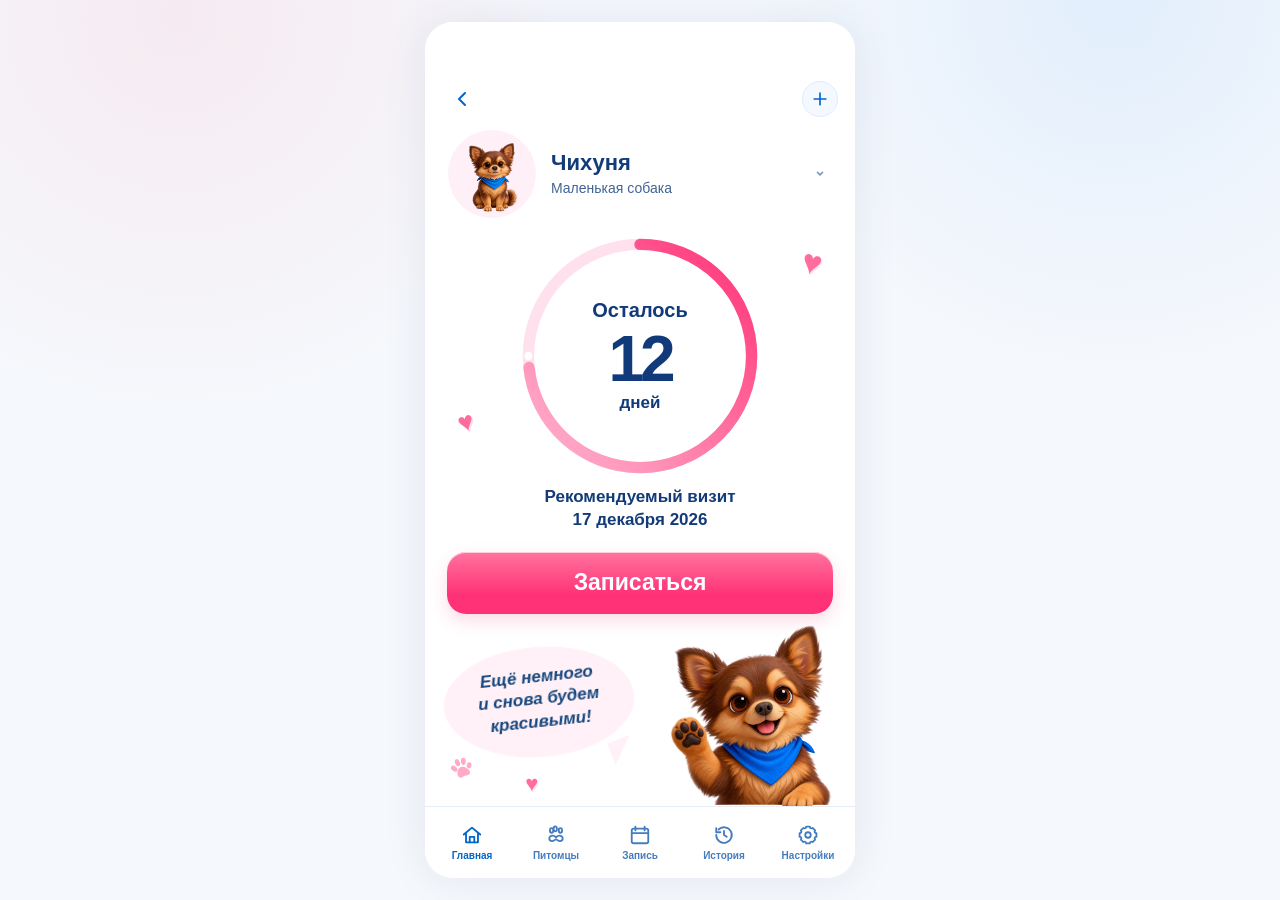
<file: index.html>
<!doctype html>
<html lang="ru">
  <head>
    <meta charset="UTF-8" />
    <meta name="viewport" content="width=device-width, initial-scale=1.0, viewport-fit=cover" />
    <meta name="theme-color" content="#fff7fa" />
    <meta name="robots" content="noindex, nofollow" />
    <meta name="referrer" content="no-referrer" />
    <title>Дневник питомца - тест интерфейса</title>
    <script type="module" crossorigin src="./assets/main-5wi-J22L.js"></script>
    <link rel="stylesheet" crossorigin href="./assets/main-C_vuSOcO.css">
  </head>
  <body>
    <div id="root"></div>
  </body>
</html>
</file>
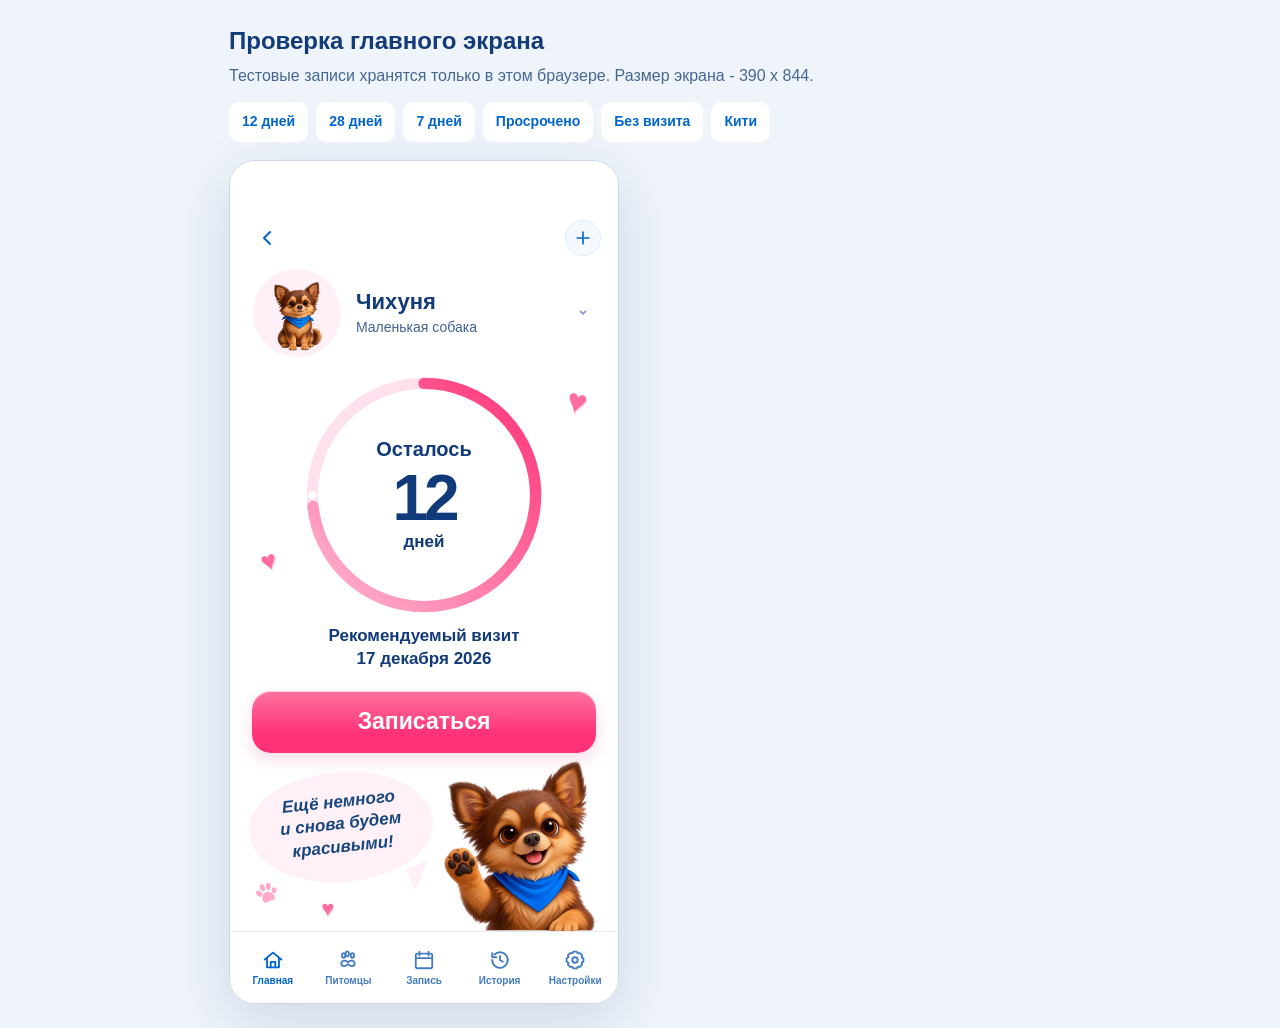
<file: review.html>
<!doctype html>
<html lang="ru"><head><meta charset="UTF-8"><meta name="robots" content="noindex, nofollow"><meta name="viewport" content="width=device-width,initial-scale=1"><title>Дневник питомца - визуальная проверка</title>
<style>
  *{box-sizing:border-box}body{margin:0;background:#eff4fb;color:#123b78;font:16px/1.4 Arial,sans-serif}
  main{max-width:870px;padding:24px;margin:0 auto}h1{font-size:24px;margin:0 0 7px}p{margin:0 0 15px;color:#456792}
  nav{display:flex;gap:8px;flex-wrap:wrap;margin:0 0 18px}a{display:inline-flex;padding:10px 13px;border-radius:10px;background:white;color:#0066cc;text-decoration:none;font-size:14px;font-weight:700}
  a:focus-visible{outline:3px solid #0066cc}iframe{display:block;width:390px;height:844px;max-width:100%;border:1px solid #cad6e7;border-radius:26px;background:white;box-shadow:0 18px 60px #18346123}
</style></head><body><main><h1>Проверка главного экрана</h1><p>Тестовые записи хранятся только в этом браузере. Размер экрана - 390 x 844.</p><nav aria-label="Тестовые состояния"><a href="./?v=6&amp;case=reference" target="phone">12 дней</a><a href="./?v=6&amp;case=ok" target="phone">28 дней</a><a href="./?v=6&amp;case=soon" target="phone">7 дней</a><a href="./?v=6&amp;case=late" target="phone">Просрочено</a><a href="./?v=6&amp;case=empty" target="phone">Без визита</a><a href="./?v=6&amp;case=reference&amp;pet=cat" target="phone">Кити</a></nav><iframe name="phone" title="Реальный экран приложения" src="./?v=6&amp;case=reference"></iframe></main></body></html>
</file>
<file: assets/main-C_vuSOcO.css>
.homeRedesign{--ring-light: #ffb7d2;--ring-color: #ff3175;background:#fff;color:#123b78;padding-bottom:72px}.homeTone_ok{--ring-light: #adebd1;--ring-color: #19c36b}.homeTone_soon{--ring-light: #ffe3a7;--ring-color: #f5a600}.homeTone_late{--ring-light: #ffbed2;--ring-color: #ff3371}.diaryHeader{height:96px;padding:max(56px,env(safe-area-inset-top)) 17px 0;display:grid;grid-template-columns:40px 1fr 40px;align-items:center;background:#fff}.diaryBack{width:40px;height:42px;padding:0;display:grid;place-items:center;background:none;border:0;color:#06c;cursor:pointer}.diaryHeading{text-align:center;font-size:14px;font-weight:750;letter-spacing:-.02em}.diaryMain{display:flex;flex-direction:column;min-height:calc(100dvh - 168px);padding:0 17px}.diaryPet{width:100%;min-height:111px;padding:2px 8px 2px 6px;display:flex;align-items:center;gap:15px;text-align:left;background:transparent;color:#123b78;border:0;cursor:pointer}.diaryPet .mascotAvatar_lg{width:88px;height:88px;background:#ffeff6;box-shadow:none}.diaryPet .mascotAvatar_lg img{width:90%;height:90%;object-fit:contain;transform:translateY(5%)}.diaryPet .mascotAvatar_photo img{width:100%;height:100%;object-fit:cover;transform:none}.diaryPetCopy{display:flex;flex:1;flex-direction:column;gap:5px}.diaryPetCopy strong{font-size:22px;line-height:1.12;font-weight:800}.diaryPetCopy span{font-size:14px;color:#416394;font-weight:500}.diaryPet>svg{color:#7b9bc7}.diaryStatus{position:relative;text-align:center}.diaryStatusLabel{margin:0 auto 2px;display:flex;justify-content:center;align-items:center;gap:6px;height:28px;font-size:14px;font-weight:750}.homeTone_ok .diaryStatusLabel{color:#147a43}.homeTone_soon .diaryStatusLabel{color:#a35800}.homeTone_late .diaryStatusLabel{color:#e1305c}.diaryRing{position:relative;width:min(65vw,248px);height:min(65vw,248px);margin:3px auto 0}.homeTone_ok .diaryRing,.homeTone_soon .diaryRing,.homeTone_late .diaryRing{width:min(55vw,210px);height:min(55vw,210px)}.diaryRingSvg{display:block;width:100%;height:100%;transform:rotate(-90deg);overflow:visible}.ringTrack,.ringProgress{fill:none;stroke-width:11px}.ringTrack{stroke:#ffe1ed}.homeTone_ok .ringTrack{stroke:#d9f6e6}.homeTone_soon .ringTrack{stroke:#fff1d8}.ringProgress{stroke:url(#ringGradient);stroke-linecap:round;transition:stroke-dasharray .3s ease}.diaryRingCopy{position:absolute;top:25px;right:25px;bottom:25px;left:25px;display:flex;flex-direction:column;justify-content:center;align-items:center;color:#103a79}.diaryRingCopy span:first-child{font-size:20px;line-height:1.18;font-weight:750}.homeTone_late .diaryRingCopy span:first-child{font-size:15px;white-space:nowrap}.diaryRingCopy strong{font-size:64px;line-height:1.05;letter-spacing:-.065em;font-weight:850;margin-top:4px}.diaryRingCopy strong.ringToday{font-size:29px;letter-spacing:-.03em}.diaryRingCopy span:last-child{font-size:17px;font-weight:700}.diaryRecommendation{display:flex;flex-direction:column;align-items:center;margin-top:6px;line-height:1.34}.diaryRecommendation span{font-size:17px;font-weight:600}.diaryRecommendation strong{font-size:17px;font-weight:800}.diaryHeart{position:absolute;display:block;color:#ff6c9e;font-size:27px;line-height:1;pointer-events:none;text-shadow:1px 2px 0 #ffe0ec}.diaryHeartTop{right:4%;top:16px;transform:rotate(14deg);font-size:34px}.diaryHeartLeft{left:4%;top:180px;transform:rotate(-17deg);font-size:27px}.diaryActions{margin:20px 5px 0;display:grid;gap:8px}.diaryBook{width:100%;height:62px;border:0;border-radius:19px;background:linear-gradient(180deg,#ff739e,#ff3177 70%);box-shadow:0 7px 17px #ed326f2b,inset 0 1px #ffffffa6;color:#fff;font-size:23px;font-weight:760;cursor:pointer}.diaryAddVisit{display:grid;place-items:center;width:36px;height:36px;justify-self:end;padding:0;border:1px solid #dfecfb;border-radius:50%;background:#f3f9ff;color:#06c;cursor:pointer}.diaryScene{position:absolute;left:17px;bottom:72px;height:184px;width:calc(100% - 34px);overflow:visible}.diarySpeech{position:absolute;top:25px;left:2px;z-index:1;width:min(52%,190px);min-height:110px;display:flex;justify-content:center;align-items:center;padding:12px 16px 17px;border-radius:47% 51% 47% 52%;background:#fff1f7;color:#17477e;text-align:center;font-size:17px;line-height:1.3;font-weight:650;font-style:italic;transform:rotate(-6deg)}.diarySpeech:after{content:"";position:absolute;right:5px;bottom:-13px;border-left:24px solid #fff1f7;border-bottom:23px solid transparent;transform:rotate(-16deg)}.diaryMascot{position:absolute;z-index:2;width:min(52%,195px);height:auto;right:-14px;bottom:-10px;object-fit:contain;pointer-events:none}.diaryMascot_cat{bottom:-16px}.homeTone_empty .diarySpeech{font-size:14px;padding:15px 21px 18px;min-height:116px}.sceneHeart{left:21%;bottom:11px;font-size:22px}.scenePaw{position:absolute;left:8px;bottom:22px;width:24px;color:#ffabc7;transform:rotate(-24deg)}.scenePaw svg{width:100%;height:auto}.diaryLastVisit{display:none}.homeRedesign .bottomNav{height:72px;min-height:72px;box-shadow:none;border-top-color:#e7edf6;background:#fff}.homeRedesign .bottomNav button{color:#447cbf;border-radius:0;gap:4px}.homeRedesign .bottomNav button.active{background:transparent;color:#06c}.homeRedesign .bottomNav button>span:last-child{font-size:10px;font-weight:670}.homeRedesign .bottomNav .navBookIcon{width:auto;height:auto;border-radius:0;background:transparent;box-shadow:none;color:#447cbf}.homeRedesign button:focus-visible{outline:3px solid #0066cc;outline-offset:2px}@media (max-width: 360px){.diaryRing{width:210px;height:210px}.homeTone_ok .diaryRing,.homeTone_soon .diaryRing,.homeTone_late .diaryRing{width:190px;height:190px}.diaryMain{padding:0 13px}.diaryScene{left:13px;width:calc(100% - 26px);height:172px}.diarySpeech{font-size:14px}}@media (max-height: 700px){.diaryRing{width:min(56vw,205px);height:min(56vw,205px)}.homeTone_ok .diaryRing,.homeTone_soon .diaryRing,.homeTone_late .diaryRing{width:min(48vw,180px);height:min(48vw,180px)}.diaryPet{min-height:78px}.diaryActions{margin-top:12px}.diaryScene{height:160px}.diarySpeech{top:15px;font-size:14px}.diaryMascot{width:min(48%,174px)}}@media (min-width: 700px){.homeRedesign{height:min(844px,calc(100dvh - 44px));min-height:700px;overflow:hidden}.homeRedesign .diaryMain{min-height:calc(100% - 168px)}.homeRedesign .diaryScene{position:fixed;left:50%;bottom:94px;width:396px;transform:translate(-50%)}}:root{font-family:Montserrat,Inter,-apple-system,BlinkMacSystemFont,Segoe UI,Arial,sans-serif;color:#143d7a;background:#f4f7fb;font-synthesis:none;--pink: #ff4f7e;--pink-dark: #d65279;--pink-soft: #fff0f5;--coral: #fe7878;--blue: #087cff;--blue-dark: #0066cc;--blue-soft: #edf7ff;--navy: #123d7c;--text: #27486f;--muted: #7589a4;--line: #e2eaf4;--shadow: 0 10px 28px rgba(28, 66, 113, .09)}*{box-sizing:border-box}html{background:#f4f7fb}body{margin:0;min-width:320px;min-height:100vh;background:radial-gradient(circle at 14% 2%,rgba(255,94,132,.09),transparent 28%),radial-gradient(circle at 87% 0,rgba(0,127,255,.08),transparent 26%),#f5f8fc}button,input,textarea{font:inherit}button{-webkit-tap-highlight-color:transparent}.app{width:min(100%,430px);min-height:100vh;min-height:100dvh;margin:0 auto;position:relative;overflow-x:hidden;background:#fff;box-shadow:0 0 44px #1f406a17}.appWithNav{padding-bottom:77px}.centered{display:grid;place-items:center}.spinner{width:42px;height:42px;border:4px solid #e9eff7;border-top-color:var(--pink);border-radius:50%;animation:spin .7s linear infinite}@keyframes spin{to{transform:rotate(360deg)}}.content{padding:16px 17px 28px}.shellContent{padding-bottom:36px}.topbar,.homeTopbar{min-height:62px;display:grid;grid-template-columns:48px 1fr 48px;align-items:center;padding:max(7px,env(safe-area-inset-top)) 14px 7px;position:sticky;top:0;z-index:20;color:var(--navy);background:#fffffff5;border-bottom:1px solid rgba(226,234,244,.82);backdrop-filter:blur(14px);-webkit-backdrop-filter:blur(14px)}.topbar>b,.storyHomeTitle{text-align:center;font-size:17px;font-weight:850;letter-spacing:-.25px}.topSpacer{width:48px;height:48px}.backButton,.roundIconButton{width:44px;height:44px;padding:0;display:grid;place-items:center;border:0;border-radius:16px;color:var(--navy);background:#f4f8fc;cursor:pointer}.roundIconButton{justify-self:end}.backButton:active,.roundIconButton:active{transform:scale(.96);background:#edf3f9}.homeBrandMark{width:42px;height:42px;display:grid;place-items:center;border-radius:15px;color:var(--pink);background:var(--pink-soft);font-size:24px;line-height:1}.primary{width:100%;min-height:52px;padding:0 18px;border:0;border-radius:17px;font-weight:850;font-size:15px;cursor:pointer;transition:transform .15s ease,filter .15s ease}.primary:active{transform:scale(.985);filter:brightness(.98)}.primary:disabled{opacity:.45;cursor:default}.primaryLarge{min-height:58px;font-size:18px}.pink{color:#fff;background:linear-gradient(115deg,#ff4f7e,#fe7878 55%,#d65279);box-shadow:0 10px 24px #d652793d}.blue{color:#fff;background:linear-gradient(115deg,#06c,#118aff);box-shadow:0 10px 24px #06c3}.outline{color:#0878e7;background:#fff;border:1.5px solid #77baff;box-shadow:0 7px 18px #0066cc0f}.actionWithIcon{display:flex;align-items:center;justify-content:center;gap:8px}.stickyAction{margin-top:19px}.mascotAvatar{position:relative;flex:0 0 auto;display:grid;place-items:center;overflow:hidden;border-radius:50%;isolation:isolate;background:linear-gradient(145deg,#fff0f5,#fff 49%,#eaf6ff);box-shadow:inset 0 0 0 1px #dce7f2,0 6px 17px #203d6817}.mascotAvatarGlow{position:absolute;top:0;right:0;bottom:0;left:0;z-index:0}.mascotAvatar img{position:relative;z-index:1;width:86%;height:86%;display:block;object-fit:contain;object-position:center center}.mascotAvatar_md{width:68px;height:68px}.mascotAvatar_lg{width:72px;height:72px}.mascotAvatar_xl{width:116px;height:116px}.mascotAvatar_xl img{width:84%;height:84%}.doodle{position:absolute;pointer-events:none;-webkit-user-select:none;user-select:none}.doodle_heart{color:#ef7c9a;font-size:18px}.doodle_paw{width:12px;height:12px;color:transparent;border-radius:50%;background:#77b8f1;box-shadow:-8px -5px 0 -2px #77b8f1,0 -9px 0 -2px #77b8f1,8px -5px 0 -2px #77b8f1}.welcome{padding:max(16px,env(safe-area-inset-top)) 21px 22px;display:flex;flex-direction:column;align-items:center;text-align:center;isolation:isolate;background:radial-gradient(circle at 4% 11%,rgba(254,120,120,.14),transparent 24%),radial-gradient(circle at 97% 15%,rgba(0,127,255,.12),transparent 25%),linear-gradient(180deg,#fff,#fff 70%,#fff8fb)}.welcomeGlow{position:absolute;z-index:-1;border-radius:50%;pointer-events:none}.welcomeGlowPink{width:220px;height:220px;left:-120px;top:-80px;background:radial-gradient(circle,rgba(254,120,120,.14),transparent 70%)}.welcomeGlowBlue{width:230px;height:230px;right:-130px;top:-85px;background:radial-gradient(circle,rgba(0,127,255,.12),transparent 70%)}.welcomeBrand{width:100%;display:grid;grid-template-columns:34px 1fr 34px;align-items:center;text-align:left}.welcomeBrand .scissors{color:var(--pink);font-size:30px;line-height:1}.welcomeBrand strong{display:block;color:var(--navy);font-size:17px;font-weight:900}.welcomeBrand small{display:block;margin-top:1px;color:var(--muted);font-size:11px}.tinyPaw{width:34px;height:34px;display:grid;place-items:center;border-radius:12px;color:var(--pink);background:var(--pink-soft)}.welcomeCopy{margin-top:14px}.eyebrow{margin:0 0 8px;color:var(--pink);font-size:11px;font-weight:850;letter-spacing:.65px;text-transform:uppercase}h1{margin:0;color:var(--navy);font-size:clamp(42px,11vw,50px);line-height:.94;letter-spacing:-2px}.welcomeText{max-width:335px;margin:13px auto 3px;color:#60738c;font-size:13.5px;line-height:1.45}.welcomeHero{width:100%;height:210px;position:relative}.welcomeHero:after{content:"";position:absolute;left:50%;bottom:9px;width:280px;height:60px;transform:translate(-50%);border-radius:50%;background:radial-gradient(ellipse,rgba(20,58,105,.1),transparent 68%)}.petArt{position:absolute;bottom:3px;z-index:1;display:flex;align-items:flex-end}.petArt img{width:100%;height:100%;display:block;object-fit:contain;filter:drop-shadow(0 10px 12px rgba(43,60,87,.08))}.petArtDog{left:29px;width:160px;height:200px}.petArtCat{right:20px;width:164px;height:200px}.heroHeart,.heroPaw,.heroSpark{position:absolute;z-index:3}.heroHeart{color:#ef6e91;font-size:17px;opacity:.82}.heroHeartOne{left:17px;top:48px;transform:rotate(-13deg)}.heroHeartTwo{right:14px;top:27px;transform:rotate(12deg)}.heroPaw{color:#f29ab1;opacity:.65}.heroPawOne{left:3px;bottom:58px;transform:rotate(-12deg)}.heroPawTwo{right:0;bottom:80px;color:#74b8f7;transform:rotate(14deg)}.heroSpark{color:#1788f2;font-size:17px;opacity:.72}.heroSparkOne{left:12px;top:88px;transform:rotate(-12deg)}.heroSparkTwo{right:12px;top:72px;color:#ef7998;transform:rotate(13deg)}.benefitRow{width:100%;margin:0 0 12px;display:flex;justify-content:center;gap:6px}.benefitRow span{min-width:92px;padding:8px 9px;display:inline-flex;align-items:center;justify-content:center;gap:5px;color:#45617f;border:1px solid #f2dce4;border-radius:999px;background:#fff;font-size:11px;font-weight:750}.benefitRow svg{color:var(--pink)}.welcomeQuote{width:100%;min-height:46px;margin-top:10px;padding:9px 12px;display:flex;flex-wrap:wrap;align-items:center;justify-content:center;gap:7px;color:#a24e69;border:1px solid #ffe0e8;border-radius:17px;background:linear-gradient(135deg,#fff2f6,#f7fbff);font-size:10.5px}.welcomeQuote b{color:var(--navy)}.welcomeQuote span:after{content:" ♥";color:var(--pink)}.welcomeQuote span:last-child:after{content:""}.welcomeFooter{margin-top:10px;color:#8796aa;font-size:11px}.welcomeFooter span{color:var(--pink)}.storyHome{background:linear-gradient(180deg,#fff,#fff 78%,#fff9fb)}.storyHomeContent{padding:10px 15px 14px}.petSwitcher{width:100%;min-height:78px;padding:4px 10px 4px 4px;display:grid;grid-template-columns:76px 1fr 34px;align-items:center;gap:7px;position:relative;overflow:hidden;border:1px solid #edf0f5;border-radius:22px;color:var(--text);text-align:left;background:linear-gradient(135deg,#fff8fb,#fff 56%,#f4faff);cursor:pointer}.petSwitcher:before{content:"♥";position:absolute;left:71px;top:9px;color:#f3a3b8;font-size:9px}.petSwitcherText strong,.petSwitcherText span{display:block}.petSwitcherText strong{color:var(--navy);font-size:17px;font-weight:900}.petSwitcherText span{margin-top:3px;color:var(--muted);font-size:11px}.switcherChevron{color:#7c91aa}.dateCards{margin-top:8px;display:grid;grid-template-columns:1fr 1fr;gap:8px}.dateCard{min-height:68px;padding:9px 10px;position:relative;overflow:hidden;border-radius:17px}.dateCardBlue{color:#0b69c8;border:1px solid #d9ebfc;background:#f0f8ff}.dateCardPink{color:#d64a72;border:1px solid #ffe0e8;background:#fff2f6}.dateIcon{width:25px;height:25px;margin-bottom:2px;display:grid;place-items:center;border-radius:8px;background:#ffffffd1}.dateCard small,.dateCard strong{display:block;position:relative;z-index:1}.dateCard small{font-size:9.5px}.dateCard strong{margin-top:2px;color:var(--navy);font-size:11.5px}.dateCard:after{content:"";width:52px;height:52px;position:absolute;right:-24px;bottom:-28px;border-radius:50%;opacity:.6}.dateCardBlue:after{background:#c8e6ff}.dateCardPink:after{background:#ffd2df}.statusCard{margin-top:8px;padding:9px 14px 11px;position:relative;overflow:hidden;text-align:center;border-radius:25px;border:1px solid #f1e5e9;background:linear-gradient(180deg,#fff,#fff7fa)}.statusCard.soon{border-color:#f3dda1;background:linear-gradient(180deg,#fffdfa,#fff8e5)}.statusCard.late{border-color:#ffd6e1;background:linear-gradient(180deg,#fff,#fff0f5)}.statusBanner{width:max-content;margin:0 auto 2px;padding:5px 10px;display:flex;align-items:center;justify-content:center;gap:5px;color:#f28216;border-radius:999px;background:#fff4d8;font-size:11px}.statusCard.late .statusBanner{color:#e33c69;background:#ffe7ee}.statusTitle{margin:1px 0 2px;color:#536b87;font-size:11px;font-weight:750}.countdownWrap{display:grid;place-items:center}.countdown{width:144px;height:144px;padding:11px;display:grid;place-items:center;position:relative;border-radius:50%;background:conic-gradient(#f64f7d 0,#f64f7d 72%,#ffd8e4 72%,#ffd8e4);box-shadow:0 10px 23px #da4b7424}.countdown:before{content:"";position:absolute;width:7px;height:7px;right:8px;top:70px;border:3px solid #fff;border-radius:50%;background:#ff7d9e}.countdown:after{content:"";position:absolute;top:11px;right:11px;bottom:11px;left:11px;border-radius:50%;background:#fff;box-shadow:inset 0 0 0 1px #ffe4eb}.countdown.soon{background:conic-gradient(#ff9e28 0,#ff9e28 84%,#ffe8b9 84%,#ffe8b9)}.countdown.late{background:conic-gradient(#f13968 0,#f13968 94%,#ffd1dd 94%,#ffd1dd)}.countdown.empty{background:conic-gradient(#54a9ff 0,#54a9ff 20%,#dceeff 20%,#dceeff)}.countdownInner{position:relative;z-index:2}.countdown strong{display:block;color:var(--navy);font-size:43px;line-height:.9;letter-spacing:-2px}.countdown small{display:block;max-width:96px;margin-top:7px;color:#536b87;font-size:10px;font-weight:750;line-height:1.2}.statusHint{max-width:280px;margin:5px auto 0;color:#687d96;font-size:10px;line-height:1.35}.statusHeartA{left:23px;top:72px;opacity:.45;transform:rotate(-13deg)}.statusPawA{right:25px;bottom:44px;opacity:.34;transform:rotate(12deg)}.homeActions{margin-top:8px;display:grid;gap:7px}.homeActions .primary{min-height:48px}.bookingMicrocopy{margin-top:4px;color:#99a7b7;font-size:8.8px;text-align:center}.homeMascotScene{min-height:99px;margin-top:5px;padding:17px 125px 12px 16px;position:relative;overflow:hidden;border-radius:22px;background:linear-gradient(135deg,#fff0f5,#fff 55%,#eef8ff)}.homeMascotScene img{width:119px;height:132px;position:absolute;right:3px;bottom:-31px;object-fit:contain;object-position:bottom center;filter:drop-shadow(0 7px 9px rgba(36,59,90,.1))}.homeMascotPhrase{position:relative;z-index:2;transform:rotate(-2deg)}.homeMascotPhrase strong,.homeMascotPhrase span{display:block}.homeMascotPhrase strong{color:#dc4770;font-size:13px;line-height:1.22}.homeMascotPhrase span{margin-top:5px;color:#6e8198;font-size:9.5px;line-height:1.35}.storyFooterHeart{position:absolute;left:13px;top:8px;color:#ef7898;opacity:.5}.storyFooterPaw{position:absolute;right:105px;bottom:10px;color:#5eacf1;opacity:.38;transform:rotate(-12deg)}.bottomNav{width:min(100%,430px);min-height:72px;padding:5px 5px max(6px,env(safe-area-inset-bottom));display:grid;grid-template-columns:repeat(5,1fr);position:fixed;left:50%;bottom:0;z-index:30;transform:translate(-50%);border-top:1px solid rgba(224,232,242,.96);background:#fffffff7;box-shadow:0 -8px 24px #2640630d;backdrop-filter:blur(14px);-webkit-backdrop-filter:blur(14px)}.bottomNav button{min-width:0;padding:3px 1px;display:flex;flex-direction:column;align-items:center;justify-content:center;gap:3px;border:0;border-radius:13px;color:#8b9bad;background:transparent;cursor:pointer}.bottomNav button>span:last-child{font-size:8.5px;font-weight:750}.bottomNav button.active{color:var(--blue);background:#f1f8ff}.bottomNav .navBook{color:var(--blue)}.navBookIcon{width:38px;height:32px;display:grid;place-items:center;border-radius:12px;color:#fff;background:linear-gradient(135deg,#148cff,#06c);box-shadow:0 6px 13px #0066cc30}.profilePreview{padding:5px 0 2px;position:relative;display:flex;flex-direction:column;align-items:center}.profilePreview p{margin:7px 0 0;color:var(--muted);font-size:12px}.profilePreview:before{content:"♥";position:absolute;left:60px;top:34px;color:#f2a1b7}.profilePreview:after{content:"✦";position:absolute;right:62px;top:51px;color:#68b0f5}.miniPhrase{margin-top:8px;padding:7px 10px;display:inline-flex;align-items:center;gap:5px;color:#b84d6d;border:1px solid #ffe0e8;border-radius:999px;background:#fff3f7;font-size:10px;font-weight:750}.field{display:block;margin:14px 0}.field>span{display:block;margin-bottom:7px;color:var(--navy);font-size:12px;font-weight:800}.field em{color:var(--muted);font-size:10px;font-style:normal;font-weight:500}.field input,.field textarea{width:100%;border:1.5px solid #dce6f1;border-radius:15px;outline:0;color:var(--text);background:#fff}.field input{height:49px;padding:0 14px}.field textarea{min-height:106px;padding:12px 14px;resize:vertical;line-height:1.45}.field input:focus,.field textarea:focus{border-color:#6bb2f5;box-shadow:0 0 0 3px #edf7ff}.formSection{margin-top:18px}.sectionHeading{display:flex;align-items:baseline;justify-content:space-between;gap:10px}.sectionHeading h3{margin:0;color:var(--navy);font-size:14px}.sectionHeading span{color:var(--muted);font-size:9.5px}.optionList{margin-top:9px;overflow:hidden;border:1px solid #e3eaf2;border-radius:17px}.option{width:100%;min-height:47px;padding:0 12px;display:grid;grid-template-columns:30px 1fr 27px;align-items:center;border:0;border-bottom:1px solid #edf1f6;color:var(--text);text-align:left;background:#fff;cursor:pointer}.option:last-child{border-bottom:0}.option.selected{color:var(--navy);background:#f1f8ff}.typeEmoji{font-size:18px}.optionText{font-size:12px;font-weight:700}.choiceMark{width:23px;height:23px;display:grid;place-items:center;border:1.5px solid #d6e1ed;border-radius:50%;color:#fff}.option.selected .choiceMark{border-color:var(--blue);background:var(--blue)}.chips{margin-top:9px;display:grid;grid-template-columns:repeat(2,1fr);gap:7px}.chip{min-height:42px;border:1px solid #dfe7f1;border-radius:14px;color:#61758f;background:#fff;font-size:11px;font-weight:750;cursor:pointer}.chip.active{color:#fff;border-color:var(--blue);background:linear-gradient(135deg,#0d88ff,#06c)}.compactField{margin-top:10px}.visitIntro,.historyHeaderCard{min-height:84px;padding:8px 11px 8px 7px;display:grid;grid-template-columns:72px 1fr 28px;align-items:center;gap:9px;position:relative;border:1px solid #e1ebf5;border-radius:21px;background:linear-gradient(135deg,#fff4f8,#f4faff)}.visitIntro{grid-template-columns:72px 1fr}.visitIntro strong,.visitIntro span,.historyHeaderCard strong,.historyHeaderCard span{display:block}.visitIntro strong,.historyHeaderCard strong{color:var(--navy);font-size:14px}.visitIntro span,.historyHeaderCard span{margin-top:4px;color:var(--muted);font-size:10px;line-height:1.35}.visitIntroHeart{right:11px;top:8px;opacity:.45}.fieldWithIcon .inputIconWrap{height:50px;padding:0 10px;display:grid;grid-template-columns:28px 1fr;align-items:center;border:1.5px solid #dce6f1;border-radius:15px;color:var(--blue)}.fieldWithIcon input{height:46px;padding:0 5px;border:0;box-shadow:none}.speech{width:max-content;max-width:100%;margin:12px auto 0;padding:8px 12px;display:flex;align-items:center;gap:6px;color:#79516a;border:1px solid #ffe0e8;border-radius:999px;background:#fff3f7;font-size:10px}.mascotMessage{min-height:126px;margin-top:15px;padding:18px 112px 17px 16px;display:flex;align-items:center;position:relative;overflow:hidden;border:1px solid #e8edf4;border-radius:23px;box-shadow:0 8px 22px #223a600d}.mascotMessage_pink{border-color:#ffe0e8;background:linear-gradient(135deg,#fff3f7,#fffafd 72%)}.mascotMessage_blue{border-color:#dceeff;background:linear-gradient(135deg,#f1f8ff,#fbfdff 72%)}.mascotMessage_yellow{border-color:#f5e0a7;background:linear-gradient(135deg,#fff9e9,#fffdf7 72%)}.mascotMessage img{width:112px;height:142px;position:absolute;right:1px;bottom:-18px;object-fit:contain;object-position:bottom center}.mascotMessage_flip{padding-right:16px;padding-left:112px}.mascotMessage_flip img{right:auto;left:0;transform:scaleX(-1)}.mascotMessageCopy{position:relative;z-index:2}.mascotMessageCopy strong,.mascotMessageCopy span{display:block}.mascotMessageCopy strong{color:var(--navy);font-size:13px;line-height:1.28}.mascotMessageCopy span{margin-top:5px;color:#657b96;font-size:10px;line-height:1.4}.msgHeartOne{left:13px;top:9px;opacity:.42}.msgPawOne{right:105px;bottom:13px;opacity:.42}.mascotMessage_flip .msgHeartOne{left:auto;right:14px}.mascotMessage_flip .msgPawOne{right:12px}.historyHeaderCard{margin-bottom:17px}.historyHeaderCard>svg{color:#86a1bd}.timeline{position:relative}.timeline:before{content:"";width:2px;position:absolute;left:8px;top:8px;bottom:8px;background:#ffd0dc}.timelineItem{padding-left:26px;position:relative}.timelineItem+.timelineItem{margin-top:10px}.dot{width:12px;height:12px;position:absolute;left:3px;top:18px;z-index:2;border:3px solid #fff;border-radius:50%;background:var(--pink);box-shadow:0 0 0 2px #ffd7e2}.visitCard{min-height:106px;padding:14px 86px 12px 13px;position:relative;overflow:hidden;border:1px solid #e5ebf2;border-radius:19px;background:#fff;box-shadow:0 6px 17px #213e630d}.visitDate strong,.visitDate span{display:block}.visitDate strong{color:var(--navy);font-size:13px}.visitDate span{margin-top:2px;color:var(--muted);font-size:10px}.tag{margin-top:8px;padding:4px 8px;display:inline-block;color:#e34e76;border-radius:999px;background:#fff0f5;font-size:9px;font-weight:750}.visitCard p{margin:7px 0 0;color:#647a94;font-size:10px;line-height:1.35}.visitCard img{width:78px;height:96px;position:absolute;right:3px;bottom:-3px;object-fit:contain;object-position:bottom center}.historyBook{margin-top:17px}.screenLead{margin:0 0 12px;padding:9px 12px;color:#7a6c78;border:1px solid #ffe1e8;border-radius:15px;background:#fff5f8;font-size:10.5px;line-height:1.4}.petList{display:grid;gap:10px}.petCard{overflow:hidden;position:relative;border:1px solid #e4ebf3;border-radius:21px;background:#fff}.petCard.activePet{border-color:#9ed0ff;box-shadow:0 0 0 3px #edf7ff}.petCardMain{width:100%;min-height:91px;padding:7px 9px 5px 6px;display:grid;grid-template-columns:72px 1fr 30px;align-items:center;gap:8px;border:0;color:var(--text);text-align:left;background:transparent;cursor:pointer}.petCardCopy strong,.petCardCopy span,.petCardCopy small{display:block}.petCardCopy strong{color:var(--navy);font-size:15px}.petCardCopy span{margin-top:3px;color:var(--muted);font-size:10px}.petCardCopy small{margin-top:5px;color:#3f6d9e;font-size:9.5px;font-weight:700}.cardChevron{color:#8fa1b4}.editLink{width:100%;min-height:35px;padding:0 12px;display:flex;align-items:center;justify-content:flex-end;gap:5px;border:0;border-top:1px solid #edf1f6;color:#66809d;background:#fbfcfe;font-size:9.5px;cursor:pointer}.addPet{width:100%;min-height:108px;margin-top:12px;padding:12px;display:grid;place-items:center;position:relative;overflow:hidden;border:1.5px dashed #79baff;border-radius:21px;color:var(--blue);background:#f3f9ff;cursor:pointer}.addPetIcon{width:43px;height:43px;display:grid;place-items:center;border-radius:50%;color:#fff;background:linear-gradient(135deg,#158cff,#06c)}.addPet b{font-size:13px}.addPet small{color:#7289a4;font-size:9.5px}.addPetPaw{position:absolute;right:18px;top:15px;color:#7bbbf4;opacity:.4;transform:rotate(12deg)}.petFamilyDecor{min-height:139px;margin-top:13px;padding:24px 76px 17px;display:grid;place-items:center;position:relative;overflow:hidden;text-align:center;border:1px solid #ffe0e8;border-radius:22px;background:linear-gradient(135deg,#fff3f7,#f6fbff 54%,#fff)}.petFamilyDecor img{width:96px;height:138px;position:absolute;bottom:-18px;object-fit:contain}.petFamilyDecor .familyDog{left:-4px}.petFamilyDecor .familyCat{right:-4px}.petFamilyDecor strong,.petFamilyDecor span{display:block}.petFamilyDecor strong{color:var(--navy);font-size:12px;line-height:1.25}.petFamilyDecor span{margin-top:5px;color:#6d8098;font-size:9.5px;line-height:1.35}.familyHearts{color:#ed7898;letter-spacing:6px}.empty{padding:26px 22px 30px;color:#718198;text-align:center}.emptyMascot{width:148px;height:132px;margin:0 auto 7px;position:relative}.emptyMascot img{width:118px;height:136px;object-fit:contain}.emptyMascot span{width:49px;height:49px;position:absolute;right:5px;top:17px;display:grid;place-items:center;border-radius:50%;color:#e85f83;background:#fff2f6}.empty p{margin:0 0 4px;font-size:12px;line-height:1.45}.empty small{color:#95a2b3;font-size:9.5px}@media (max-width: 380px){.content{padding-left:14px;padding-right:14px}.welcome{padding-left:17px;padding-right:17px}.welcomeHero{height:196px}.petArtDog{left:18px;width:150px;height:188px}.petArtCat{right:9px;width:153px;height:189px}.countdown{width:138px;height:138px}.countdown strong{font-size:40px}.homeMascotScene{padding-right:108px}.homeMascotScene img{width:105px}.benefitRow span{min-width:0;flex:1;padding-left:5px;padding-right:5px;font-size:10px}.mascotMessage{padding-right:101px}.mascotMessage_flip{padding-right:14px;padding-left:101px}.mascotMessage img{width:101px}}@media (min-width: 700px){body{padding:22px 0}.app{min-height:calc(100vh - 44px);min-height:calc(100dvh - 44px);border-radius:28px}.bottomNav{bottom:22px;border-radius:0 0 28px 28px}.topbar,.homeTopbar{border-radius:28px 28px 0 0}}@media (prefers-reduced-motion: reduce){*,*:before,*:after{scroll-behavior:auto!important;transition-duration:.01ms!important;animation-duration:.01ms!important;animation-iteration-count:1!important}}.appScreen{background:#fff;color:#123b78}.appScreen .topbar{height:96px;min-height:96px;padding:56px 17px 0;background:#fff;border-bottom:0;backdrop-filter:none;-webkit-backdrop-filter:none;grid-template-columns:40px 1fr 40px}.appScreen .topbar b{font-size:17px;font-weight:800;letter-spacing:-.02em}.appScreen .backButton{width:40px;height:40px;background:none;color:#06c;border-radius:0}.appScreen .topSpacer{width:40px}.appScreen .shellContent{padding:8px 18px 110px}.appScreen .bottomNav{height:72px;min-height:72px;box-shadow:none;border-top-color:#e7edf6;background:#fff}.appScreen .bottomNav button{color:#447cbf;border-radius:0;gap:4px}.appScreen .bottomNav button.active{color:#06c;background:transparent}.appScreen .bottomNav button>span:last-child{font-size:10px;font-weight:670}.appScreen .bottomNav .navBookIcon{width:auto;height:auto;border-radius:0;color:#447cbf;background:transparent;box-shadow:none}.appScreen .bottomNav .active .navBookIcon{color:#06c}.appScreen button:focus-visible,.appScreen input:focus-visible,.appScreen textarea:focus-visible{outline:3px solid #0066cc;outline-offset:2px}.appScreen .primary.pink{min-height:56px;border-radius:17px;background:linear-gradient(180deg,#ff739e,#ff3177 72%);font-size:16px;box-shadow:0 7px 17px #ed326f2b}.appScreen .mascotAvatar{box-shadow:none;background:#fff0f6}.appScreen .mascotAvatar_photo img{width:100%;height:100%;object-fit:cover;transform:none}.appScreen .mascotMessage{margin-top:17px;border:0;background:#fff2f7;box-shadow:none}.appScreen .mascotMessageCopy strong{font-size:15px}.appScreen .mascotMessageCopy span{font-size:12px}.sceneDecor{position:absolute;top:0;right:0;bottom:0;left:0;z-index:0;pointer-events:none}.sceneDecor>span{position:absolute;display:block;width:32px;height:32px}.sceneDecor svg{width:100%;height:100%}.sceneDecor .markOne{color:#8cc8f4;transform:rotate(-18deg)}.sceneDecor .markTwo{color:#ff8bac;transform:rotate(13deg)}.sceneDecor .markThree{color:#ffbed1;transform:rotate(-19deg)}.sceneDecor_pets .markOne{left:31px;bottom:140px}.sceneDecor_pets .markTwo{right:37px;bottom:174px}.sceneDecor_pets .markThree{left:48%;bottom:101px}.sceneDecor_history .markOne{left:31px;bottom:153px}.sceneDecor_history .markTwo{right:36px;bottom:183px}.sceneDecor_history .markThree{left:48%;bottom:107px}.sceneDecor_booking .markOne{left:30px;bottom:343px}.sceneDecor_booking .markTwo{right:30px;bottom:399px}.sceneDecor_booking .markThree{left:125px;bottom:369px}.sceneDecor_settings .markOne{left:31px;bottom:364px}.sceneDecor_settings .markTwo{right:36px;bottom:427px}.sceneDecor_settings .markThree{left:45%;bottom:348px}.appScreen .screenLead{padding:0;margin:0 0 14px;border:0;background:none;color:#4f709b;font-size:13px}.appScreen .petList{gap:0}.appScreen .petCard,.appScreen .petCard.activePet{border:0;border-bottom:1px solid #e6edf7;border-radius:0;box-shadow:none}.appScreen .petCard:first-child{border-top:1px solid #e6edf7}.appScreen .petCardMain{min-height:102px;padding:9px 8px 7px 0;grid-template-columns:85px 1fr 25px;gap:8px}.appScreen .petCard .mascotAvatar{width:76px;height:76px}.appScreen .petCardCopy strong{font-size:18px;color:#123b78}.appScreen .petCardCopy span{font-size:12px;color:#426596}.appScreen .petCardCopy small{margin-top:7px;font-size:11px;color:#06c}.appScreen .editLink{width:auto;min-height:28px;padding:0 8px 8px;margin-left:auto;border:0;color:#5483bc;background:transparent;font-size:11px}.appScreen .addPet{min-height:104px;margin-top:21px;border:1.5px solid #b6dbff;background:#f1f8ff;border-radius:17px}.appScreen .addPetIcon{width:41px;height:41px}.appScreen .addPet b{font-size:15px}.appScreen .addPet small{font-size:11px}.appScreen .petFamilyDecor{display:none}.appScreen .profilePreview{padding:5px 0 13px}.appScreen .profilePreview:before{left:calc(50% - 90px);top:28px;font-size:19px}.appScreen .profilePreview:after{right:calc(50% - 97px);top:48px;font-size:19px}.appScreen .profilePreview .mascotAvatar{width:112px;height:112px}.appScreen .profilePreview p{margin-top:5px;font-size:11px;color:#6783a5}.photoUpload{min-height:32px;padding:5px 11px;margin-top:-10px;display:inline-flex;align-items:center;gap:5px;position:relative;z-index:2;border:1px solid #cce5ff;border-radius:999px;background:#f0f8ff;color:#06c;font-size:12px;font-weight:700;cursor:pointer}.photoUpload input{position:absolute;width:1px;height:1px;opacity:0;overflow:hidden}.appScreen .field{margin:15px 0}.appScreen .field>span,.appScreen .sectionHeading h3{font-size:14px;font-weight:750;color:#123b78}.appScreen .field input,.appScreen .field textarea{border:1.5px solid #d8e8fa;border-radius:12px;color:#123b78;background:#fff;font-size:14px}.appScreen .field input{height:49px}.appScreen .field textarea{min-height:88px;font-size:13px}.appScreen .optionList{margin-top:8px;border:0;border-radius:0;display:grid;grid-template-columns:1fr 1fr;gap:7px}.appScreen .option{min-height:45px;border:1px solid #dceafb;border-radius:12px;background:#fff;grid-template-columns:25px 1fr 18px;gap:5px;padding:0 7px}.appScreen .option.selected{background:#f0f8ff;border-color:#91c7fc}.appScreen .optionText{font-size:12px}.appScreen .choiceMark{width:19px;height:19px;flex-shrink:0}.appScreen .choiceMark svg{width:13px;height:13px;stroke-width:2.8}.appScreen .formSection{margin-top:17px}.appScreen .sectionHeading span{font-size:10px}.appScreen .chips.intervalChips{grid-template-columns:repeat(4,1fr);gap:5px}.appScreen .chip{min-height:40px;padding:0 3px;border-radius:11px;font-size:11px}.appScreen .stickyAction{margin-top:21px}.cropOverlay{position:fixed;z-index:100;top:0;right:0;bottom:0;left:0;display:grid;place-items:center;padding:18px;background:#123b7866}.cropPanel{width:min(100%,390px);padding:22px;border-radius:24px;background:#fff;box-shadow:0 18px 55px #123b7840}.cropPanel h2{margin:0 0 15px;font-size:20px;text-align:center}.cropCircle{width:226px;height:226px;margin:0 auto 18px;overflow:hidden;border-radius:50%;border:5px solid #ffb7d2;background:#fff1f7}.cropCircle img{display:block;width:100%;height:100%;object-fit:cover}.cropPanel label{display:block;margin-top:10px;font-size:13px;font-weight:700}.cropPanel input[type=range]{width:100%;accent-color:#0066cc}.cropButtons{display:grid;grid-template-columns:1fr 1fr;gap:8px;margin-top:20px}.cropButtons button{min-height:43px;border:1px solid #b7dafc;border-radius:12px;background:#f1f8ff;color:#06c;font-weight:750}.cropButtons button:last-child{border:0;background:#06c;color:#fff}.appScreen .visitIntro{min-height:75px;margin-bottom:12px;border:0;border-radius:16px;background:#fff2f7}.appScreen .visitIntro strong{font-size:16px}.appScreen .visitIntro span{font-size:11px}.appScreen .inputIconWrap{border-color:#d8e8fa;border-radius:12px}.pickerField>span{display:block;margin-bottom:7px}.pickerTrigger{width:100%;min-height:52px;padding:0 15px;display:flex;align-items:center;gap:13px;border:1.5px solid #d8e8fa;border-radius:13px;background:#fff;color:#06c;text-align:left}.pickerTrigger strong{flex:1;color:#123b78;font-size:16px;font-weight:650}.pickerTrigger svg:last-child{color:#79a1cf}.pickerOverlay{position:fixed;z-index:90;top:0;right:0;bottom:0;left:0;padding:18px;display:grid;place-items:center;background:#123b7866}.pickerPanel{width:min(100%,380px);max-height:min(84dvh,680px);overflow:auto;padding:20px;border-radius:24px;background:#fff;box-shadow:0 20px 60px #123b7833;color:#123b78}.pickerHeading{display:flex;align-items:center;justify-content:space-between;margin-bottom:13px}.pickerHeading strong{font-size:20px}.pickerHeading button{width:32px;height:32px;border:0;background:#f1f8ff;border-radius:50%;color:#06c;font-size:23px;line-height:1}.calendarMonth{display:flex;align-items:center;justify-content:space-between;margin-bottom:12px;text-transform:capitalize}.calendarMonth button{width:34px;height:34px;display:grid;place-items:center;border:0;border-radius:10px;background:#f1f8ff;color:#06c}.calendarMonth button:disabled{opacity:.35}.calendarGrid{display:grid;grid-template-columns:repeat(7,1fr);gap:5px;align-items:center;text-align:center}.calendarGrid>span{padding:7px 0;color:#7190b5;font-size:12px}.calendarGrid button{height:39px;border:0;border-radius:11px;background:transparent;color:#123b78;font-size:15px}.calendarGrid button.selected,.timeGrid button.selected{background:#06c;color:#fff}.calendarGrid button:disabled{color:#bdc9d8}.timeColumns{display:grid;grid-template-columns:2fr 1fr;gap:14px}.timeColumns>div>span{display:block;margin:0 0 9px;color:#5278a5;font-size:13px}.timeGrid{display:grid;grid-template-columns:repeat(4,1fr);gap:5px}.timeGrid.minuteGrid{grid-template-columns:repeat(2,1fr)}.timeGrid button{height:39px;border:1px solid #d8e8fa;border-radius:10px;background:#f8fbff;color:#123b78;font-size:14px}.pickerConfirm{width:100%;height:49px;margin-top:20px;border:0;border-radius:13px;background:#06c;color:#fff;font-size:15px;font-weight:750}.visitServices{margin-top:19px}.visitServices .sectionHeading{margin-bottom:10px}.serviceChips{display:flex;flex-wrap:wrap;gap:7px}.serviceChips button{min-height:35px;padding:0 12px;border:1px solid #d8e8fa;border-radius:999px;background:#f8fbff;color:#34649c;font-size:12px;font-weight:650}.serviceChips button.selected{border-color:#06c;background:#eaf5ff;color:#005dbd}.appScreen .customService{margin:10px 0 0}.appScreen .speech{border:0;color:#c45178;font-size:12px}.appScreen .historyHeaderCard{min-height:70px;border:0;border-bottom:1px solid #e8eef7;border-radius:0;background:none;margin-bottom:10px}.appScreen .historyHeaderCard strong{font-size:16px}.appScreen .historyHeaderCard span{font-size:11px}.appScreen .timeline:before{left:7px;background:#ffcada}.appScreen .timelineItem{padding-left:23px}.appScreen .timelineItem+.timelineItem{margin-top:0}.appScreen .dot{left:2px;top:21px}.appScreen .visitCard{min-height:74px;padding:13px 12px 12px 9px;border:0;border-bottom:1px solid #edf1f7;border-radius:0;box-shadow:none}.appScreen .visitDate strong{font-size:15px}.appScreen .visitDate span,.appScreen .visitCard p{font-size:11px}.appScreen .mascotMessage img[src*=wave]{width:120px;height:128px;bottom:-10px}.appScreen .tag{margin-top:5px}.appScreen .historyBook{margin-top:23px}.appScreen .empty{padding:46px 14px 35px}.appScreen .empty p{color:#123b78;font-weight:750;font-size:16px}.appScreen .empty small{font-size:12px}.bookingHero{padding-top:42px;text-align:center}.bookingCalendar{width:72px;height:72px;margin:0 auto 15px;display:grid;place-items:center;border:1px solid #c9e3ff;border-radius:16px;background:#f1f8ff;color:#06c}.bookingHero h1{max-width:300px;margin:0 auto 6px;color:#123b78;font-size:21px;line-height:1.25;letter-spacing:-.02em}.bookingHero p{max-width:300px;margin:0 auto 23px;color:#426596;font-size:14px;line-height:1.4}.bookingButton{display:flex;align-items:center;justify-content:center;gap:10px}.bookingBottom{position:absolute;bottom:72px;left:12px;right:12px;height:278px;overflow:visible}.bookingBottom img{position:absolute;bottom:0;left:0;width:100%;height:245px;object-fit:contain;object-position:bottom}.bookingBubble{position:absolute;z-index:1;top:0;right:4px;padding:14px 22px;border-radius:48% 52% 50% 49%;background:#fff1f7;color:#d64c78;text-align:center;font-size:17px;font-style:italic;font-weight:700;transform:rotate(8deg)}.bookingHeart{position:absolute;right:28px;bottom:25px;color:#ff6190;font-size:29px}.bookingPaw{position:absolute;right:12px;top:6px;width:24px;color:#ff79a6}.bookingPaw svg{width:100%}.settingsRows{margin-top:7px;border-top:1px solid #e7eef7}.settingsRows>button,.settingsRows>div{width:100%;min-height:61px;padding:0 7px;display:flex;align-items:center;gap:13px;border:0;border-bottom:1px solid #e7eef7;background:#fff;color:#123b78;font-size:14px;text-align:left}.settingsRows svg:first-child{color:#06c}.settingsRows span{flex:1}.settingsRows strong{color:#5c7da5;font-size:11px;font-weight:650}.settingsScene{position:absolute;bottom:72px;left:18px;right:18px;height:225px;overflow:visible}.settingsScene img{width:210px;height:214px;position:absolute;left:0;bottom:0;object-fit:contain;object-position:bottom}.settingsBubble{position:absolute;top:24px;right:0;min-width:170px;padding:20px;border-radius:50%;background:#fff1f7;color:#d6517d;text-align:center;font-size:16px;font-style:italic;line-height:1.25;transform:rotate(-8deg)}.settingsScene>span{position:absolute;right:14px;bottom:17px;color:#ff6290;font-size:29px}@media (max-width:360px){.appScreen .shellContent{padding-left:14px;padding-right:14px}.appScreen .optionText{font-size:11px}.appScreen .chips.intervalChips{grid-template-columns:repeat(2,1fr)}}@media (max-height:700px){.bookingBottom,.settingsScene{position:relative;bottom:auto;left:auto;right:auto;margin-top:25px}.sceneDecor{display:none}}
</file>
